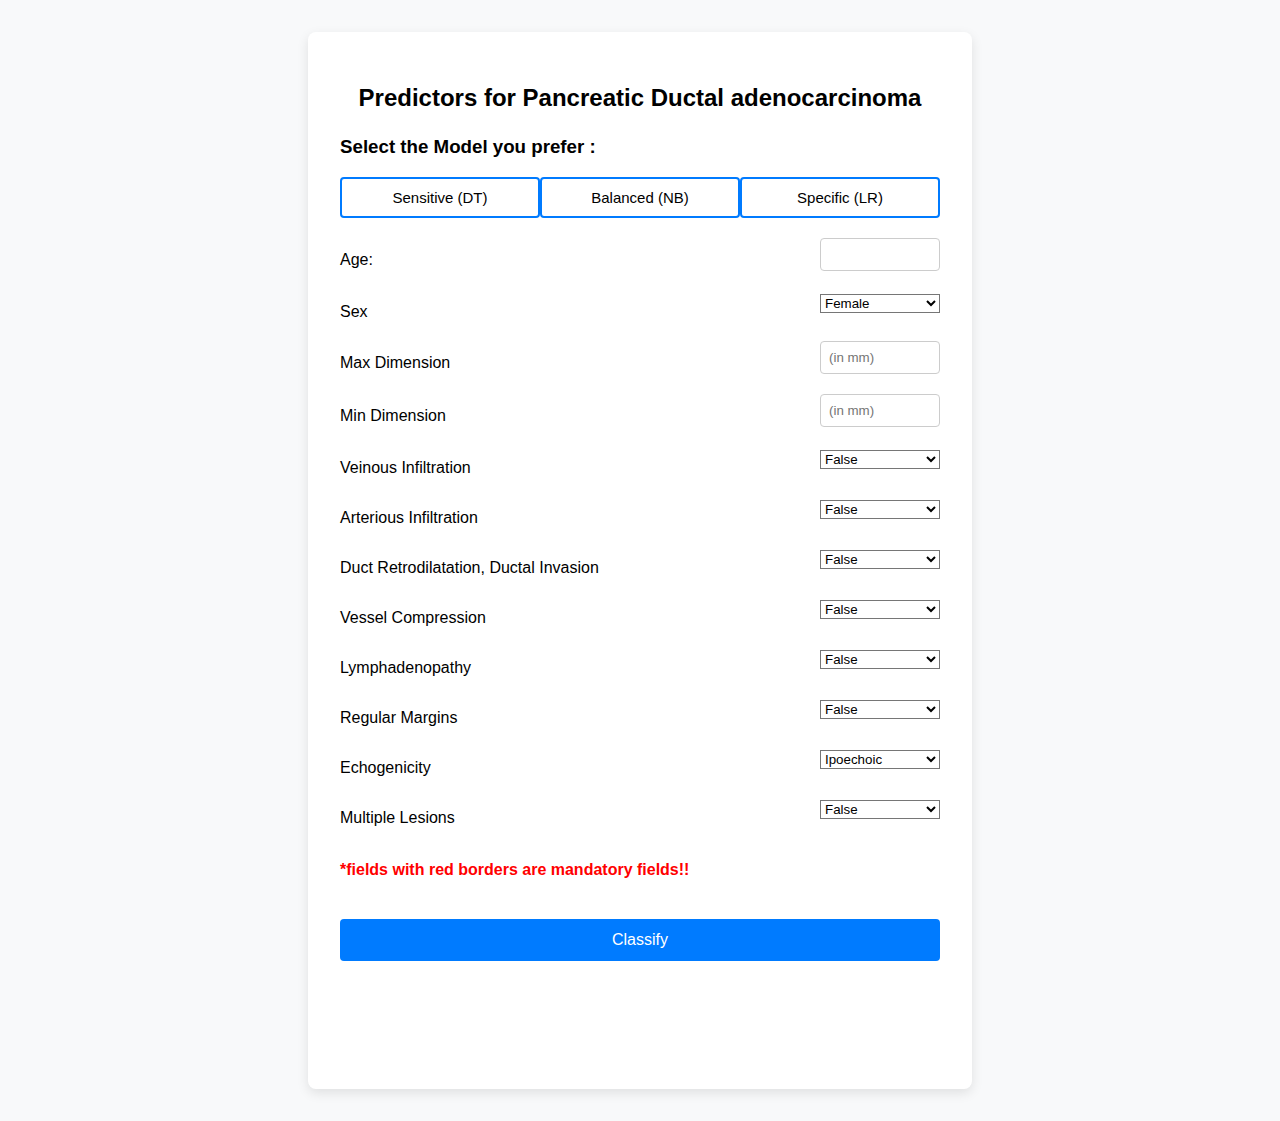
<file: sito/templates/index.html>
<!DOCTYPE html>

<html lang="en">

<head>

  <meta charset="UTF-8">

  <meta name="viewport" content="width=device-width, initial-scale=1.0">

  <title>Decision Tree for Pancreatic Ductal adenocarcinoma</title>

  <style>

    body {

      font-family: Arial, sans-serif;

      background: #f8f9fa;

      margin: 0;

      padding: 2rem;

    }

    .container {

      max-width: 600px;

      margin: auto;

      background: #ffffff;

      padding: 2rem;

      border-radius: 8px;

      box-shadow: 0 4px 12px rgba(0,0,0,0.1);

    }

    h2 {

      text-align: center;

      margin-bottom: 1.5rem;

    }

    label {

      display: block;

      margin-top: 1rem;

    }

    input {

      width: 100%;

      padding: 0.5rem;

      margin-top: 0.25rem;

      border: 1px solid #ccc;

      border-radius: 4px;

    }

    button {

      margin-top: 1.5rem;

      padding: 0.75rem;

      width: 100%;

      background-color: #007bff;

      border: none;

      color: white;

      font-size: 1rem;

      border-radius: 4px;

      cursor: pointer;

    }

    button:hover {

      background-color: #0056b3;

    }

    .result {

      margin-top: 2rem; /* Stacca la casella dal bottone */

      padding: 1.5rem; /* Aggiunge più spazio interno alla casella */

      border-radius: 8px; /* Arrotonda gli angoli */

      text-align: center; /* Centra il testo orizzontalmente */

      font-size: 1.5rem; /* Ingrossa il testo */

      font-weight: bold; /* Rende il testo più marcato */

      display: flex; /* Per centrare il testo verticalmente */

      align-items: center; /* Centra il testo verticalmente */

      justify-content: center; /* Centra il testo orizzontalmente */

      width: 100%; /* Rende la casella larga quanto il pulsante */

      box-sizing: border-box; /* Include padding e bordo nella larghezza */

    }

    .error {

      color: red;

      margin-top: 1rem;

      text-align: center;

    }

	.form-row {

	display: flex;

	justify-content: space-between;

	align-items: center;

	margin-top: 1rem;

	}



	.form-row label {

	flex: 1;

	}

  .form-row select {
    
    width: 20%;

  }

  .form-row input {
    
    width: 17%;

  }
  
  .btn-group {

    display: flex;

    flex-direction: row;

    justify-content: center;

  }

  .model-btn {
    border: solid 2px #000;
    background-color: white;
    color: black;
    padding: 10px 24px;
    font-size: 15px;
    cursor: pointer;
    border-color:#007bff;
    margin-top: 0cm;
  }

  .model-btn:hover {
    color: #ffffff;
    background-color: #007bff;
    border-color: #007bff;
  }

  .mandatory {

    padding: 0.5rem;

    margin-left: 1rem;

    border: 2px solid red;

    border-radius: 4px;
  }

  .optional {

    padding: 0.5rem;

    margin-left: 1rem;

    border: 2px solid #ccc;

    border-radius: 4px;
  }

  .information {
    
    font-weight: bold;
    
    color: red;

  }

  </style>

  <script type="text/javascript" src="../static/index.js"></script>

</head>

<body>

  <div class="container">

    <h2>Predictors for Pancreatic Ductal adenocarcinoma</h2>

    <h3> Select the Model you prefer :</h3>

    <div class="btn-group">
      <button class="model-btn" id="DT">Sensitive (DT)</button>
      <button class="model-btn" id="NB">Balanced (NB)</button>
      <button class="model-btn" id="LR">Specific (LR)</button>
    </div>

<form id="inputForm DT">

  <div class="form-row">

    <label for="Age">Age:</label>

    <input id="Age" type="text">

  </div>

  <div class="form-row">

    <label for="Sex">Sex</label>

    <select id="Sex">

      <option value="0">Female</option>

      <option value="1">Male</option>

    </select>

  </div>

  <div class="form-row">

    <label for="Dim1">Max Dimension</label>

    <input id="Dim1" type="text" placeholder="(in mm)">

  </div>

  <div class="form-row">

    <label for="Dim2">Min Dimension</label>

    <input id="Dim2" type="text" placeholder="(in mm)">

  </div>

  <div class="form-row">

    <label for="Veins">Veinous Infiltration</label>

    <select id="Veins">

      <option value="0">False</option>
      
      <option value="1">True</option>

    </select>

  </div>

  <div class="form-row">

    <label for="Arteries">Arterious Infiltration</label>

    <select id="Arteries">

      <option value="0">False</option>
      
      <option value="1">True</option>

    </select>

  </div>

  <div class="form-row">

    <label for="DuctRetrodilatation">Duct Retrodilatation, Ductal Invasion</label>

    <select id="DuctRetrodilatation">

      <option value="0" selected>False</option>

      <option value="1">True</option>

    </select>

  </div>



  <div class="form-row">

    <label for="VesselCompression">Vessel Compression</label>

    <select id="VesselCompression">

      <option value="0" selected>False</option>

      <option value="1">True</option>

    </select>

  </div>



  <div class="form-row">

    <label for="Lymphadenopathy">Lymphadenopathy</label>

    <select id="Lymphadenopathy">

      <option value="0" selected>False</option>

      <option value="1">True</option>

    </select>

  </div>



  <div class="form-row">

    <label for="Margins">Regular Margins</label>

    <select id="Margins">

      <option value="0" selected>False</option>

      <option value="1">True</option>

    </select>

  </div>



  <div class="form-row">

    <label for="Ecostructure">Echogenicity</label>

    <select id="Ecostructure">

      <option value="0" selected>Ipoechoic</option>

      <option value="1">Iso/iperechoic</option>

    </select>

  </div>

  <div class="form-row">

    <label for="Multiple">Multiple Lesions</label>

    <select id="Multiple">

      <option value="0">False</option>
      
      <option value="1">True</option>

    </select>

  </div>

  <p class="information"><br>*fields with red borders are mandatory fields!!</p>

  <button type="button" onclick="predictClass()">Classify</button>

</form>

    <div class="result" id="result"></div>

    <div class="error" id="error"></div>

  </div>



  <script>

    async function predictClass() {

      const D = parseInt(document.getElementById('DuctRetrodilatation').value);

      const V = parseInt(document.getElementById('VesselCompression').value);

      const L = parseInt(document.getElementById('Lymphadenopathy').value);

      const M = parseInt(document.getElementById('Margins').value);

      const E = parseInt(document.getElementById('Ecostructure').value);



      const errorDiv = document.getElementById('error');

      const resultDiv = document.getElementById('result');

      errorDiv.innerText = '';

      resultDiv.innerText = '';

      resultDiv.style.backgroundColor = '';

      resultDiv.style.color = '';



      if ([D, V, L, M, E].some(v => isNaN(v))) {

        errorDiv.innerText = 'Please enter valid numeric values for all fields using dot (.) as decimal separator.';

        return;

      }



      let result = 'uncertain case';

      let color = 'black';

      let boxColor = 'white';



      // Define all conditions as rule blocks

      const rules = [

       		{ c: () => D === 0 && V === 0 && L === 0 && M === 0 && E === 0, r: 'Likely NOT Malignant', textColor: 'black', boxColor: '#8282FF' },

		{ c: () => D === 0 && V === 0 && L === 0 && M === 0 && E === 1, r: 'Likely NOT Malignant', textColor: 'white', boxColor: '#000096' },

		{ c: () => D === 0 && V === 0 && L === 0 && M === 1 && E === 0, r: 'Likely NOT Malignant', textColor: 'white', boxColor: '#000096' },

		{ c: () => D === 0 && V === 0 && L === 0 && M === 1 && E === 1, r: 'Likely NOT Malignant', textColor: 'black', boxColor: '#8282FF' },

		

		{ c: () => D === 0 && V === 0 && L === 1 && M === 0 && E === 0, r: 'Likely Malignant', textColor: 'black', boxColor: '#FFE6E6' },
		
		{ c: () => D === 0 && V === 0 && L === 1 && M === 0 && E === 1, r: 'uncertain case', textColor: 'black', boxColor: '#F2F2F2' },

		{ c: () => D === 0 && V === 0 && L === 1 && M === 1 && E === 0, r: 'Likely NOT Malignant', textColor: 'black', boxColor: '#8282FF' },

		{ c: () => D === 0 && V === 0 && L === 1 && M === 1 && E === 1, r: 'Likely NOT Malignant', textColor: 'white', boxColor: '#000096' },

		

		{ c: () => D === 0 && V === 1 && M === 0 && L === 0 && E === 0, r: 'Likely Malignant', textColor: 'black', boxColor: '#FFE6E6' },

		{ c: () => D === 0 && V === 1 && M === 0 && L === 0 && E === 1, r: 'Likely NOT Malignant', textColor: 'black', boxColor: '#E6E6FF' },

		{ c: () => D === 0 && V === 1 && M === 0 && L === 1 && E === 0, r: 'Likely Malignant', textColor: 'black', boxColor: '#FF8282' },

		{ c: () => D === 0 && V === 1 && M === 0 && L === 1 && E === 1, r: 'Likely NOT Malignant', textColor: 'white', boxColor: '#000096' },

		

		{ c: () => D === 0 && V === 1 && M === 1 && L === 0 && E === 0, r: 'Likely NOT Malignant', textColor: 'black', boxColor: '#8282FF' },

		{ c: () => D === 0 && V === 1 && M === 1 && L === 0 && E === 1, r: 'Likely NOT Malignant', textColor: 'white', boxColor: '#000096' },

		{ c: () => D === 0 && V === 1 && M === 1 && L === 1 && E === 0, r: 'Likely NOT Malignant', textColor: 'white', boxColor: '#000096' },

		{ c: () => D === 0 && V === 1 && M === 1 && L === 1 && E === 1, r: 'Likely NOT Malignant', textColor: 'black', boxColor: '#8282FF' },

		

		{ c: () => D === 1 && M === 0 && E === 0 && L === 0 && V === 0, r: 'Likely Malignant', textColor: 'black', boxColor: '#FF8282' },

		{ c: () => D === 1 && M === 0 && E === 0 && L === 0 && V === 1, r: 'Likely Malignant', textColor: 'black', boxColor: '#DC4646' },

		{ c: () => D === 1 && M === 0 && E === 0 && L === 1 && V === 0, r: 'Likely Malignant', textColor: 'white', boxColor: '#960000' },

		{ c: () => D === 1 && M === 0 && E === 0 && L === 1 && V === 1, r: 'Likely Malignant', textColor: 'black', boxColor: '#DC4646' },

		

		{ c: () => D === 1 && M === 0 && E === 1 && V === 0 && L === 0, r: 'Likely NOT Malignant', textColor: 'black', boxColor: '#B4B4FF' },
		
		{ c: () => D === 1 && M === 0 && E === 1 && V === 0 && L === 1, r: 'uncertain case', textColor: 'black', boxColor: '#F2F2F2' },

		{ c: () => D === 1 && M === 0 && E === 1 && V === 1 && L === 0, r: 'Likely Malignant', textColor: 'black', boxColor: '#FF8282' },

		{ c: () => D === 1 && M === 0 && E === 1 && V === 1 && L === 1, r: 'Likely Malignant', textColor: 'black', boxColor: '#FF8282' },

		

		{ c: () => D === 1 && M === 1 && E === 0 && L === 0 && V === 0, r: 'Likely NOT Malignant', textColor: 'black', boxColor: '#B4B4FF' },

		{ c: () => D === 1 && M === 1 && E === 0 && L === 0 && V === 1, r: 'uncertain case', textColor: 'black', boxColor: '#F2F2F2' },

		{ c: () => D === 1 && M === 1 && E === 0 && L === 1 && V === 0, r: 'Likely Malignant', textColor: 'black', boxColor: '#FFB4B4' },

		{ c: () => D === 1 && M === 1 && E === 0 && L === 1 && V === 1, r: 'uncertain case', textColor: 'black', boxColor: '#F2F2F2' },

		

		{ c: () => D === 1 && M === 1 && E === 1 && V === 0 && L === 0, r: 'uncertain case', textColor: 'black', boxColor: '#F2F2F2' },
		
		{ c: () => D === 1 && M === 1 && E === 1 && V === 0 && L === 1, r: 'uncertain case', textColor: 'black', boxColor: '#F2F2F2' },

		{ c: () => D === 1 && M === 1 && E === 1 && V === 1 && L === 0, r: 'Likely Malignant', textColor: 'black', boxColor: '#FF8282' },
		
		{ c: () => D === 1 && M === 1 && E === 1 && V === 1 && L === 1, r: 'uncertain case', textColor: 'black', boxColor: '#F2F2F2' },



      ];



	for (let rule of rules) {

  	if (rule.c()) {

    	result = rule.r;

    	textColor = rule.textColor; // Recupera il colore del testo dalla regola

    	boxColor = rule.boxColor;   // Recupera il colore di sfondo dalla regola

    	break;

  	}

	}



	resultDiv.innerText = `:: ${result} ::`;

	resultDiv.style.color = textColor; // Applica il colore del testo

	resultDiv.style.backgroundColor = boxColor; // Applica il colore di sfondo
  // Dopo aver calcolato il risultato, raccogli i dati:
  const formData = {
      DuctRetrodilatation: D,
      VesselCompression: V,
      Lymphadenopathy: L,
      Margins: M,
      Ecostructure: E,
      prediction: result,
      datetime: new Date().toISOString()
	};
	  
	      // Ottieni l’IP pubblico
    try {
      const res = await fetch('https://api.ipify.org?format=json');
      const data = await res.json();
      formData.ip = data.ip;
    } catch (e) {
      formData.ip = "IP non disponibile";
    }

    sendToServer(formData);
  }
  </script>
  
  <script>
		  // Mostra IP e data/ora
  async function showConnectionInfo() {
    try {
      const res = await fetch('https://api.ipify.org?format=json');
      const data = await res.json();
      const ip = data.ip;
      const now = new Date().toLocaleString();
      document.getElementById("connectionInfo").innerText = `Indirizzo IP: ${ip} | Connessione: ${now}`;
    } catch (e) {
      document.getElementById("connectionInfo").innerText = "Impossibile recuperare l'indirizzo IP.";
    }
  }

  showConnectionInfo();
  </script>
</body>

</html>
</file>
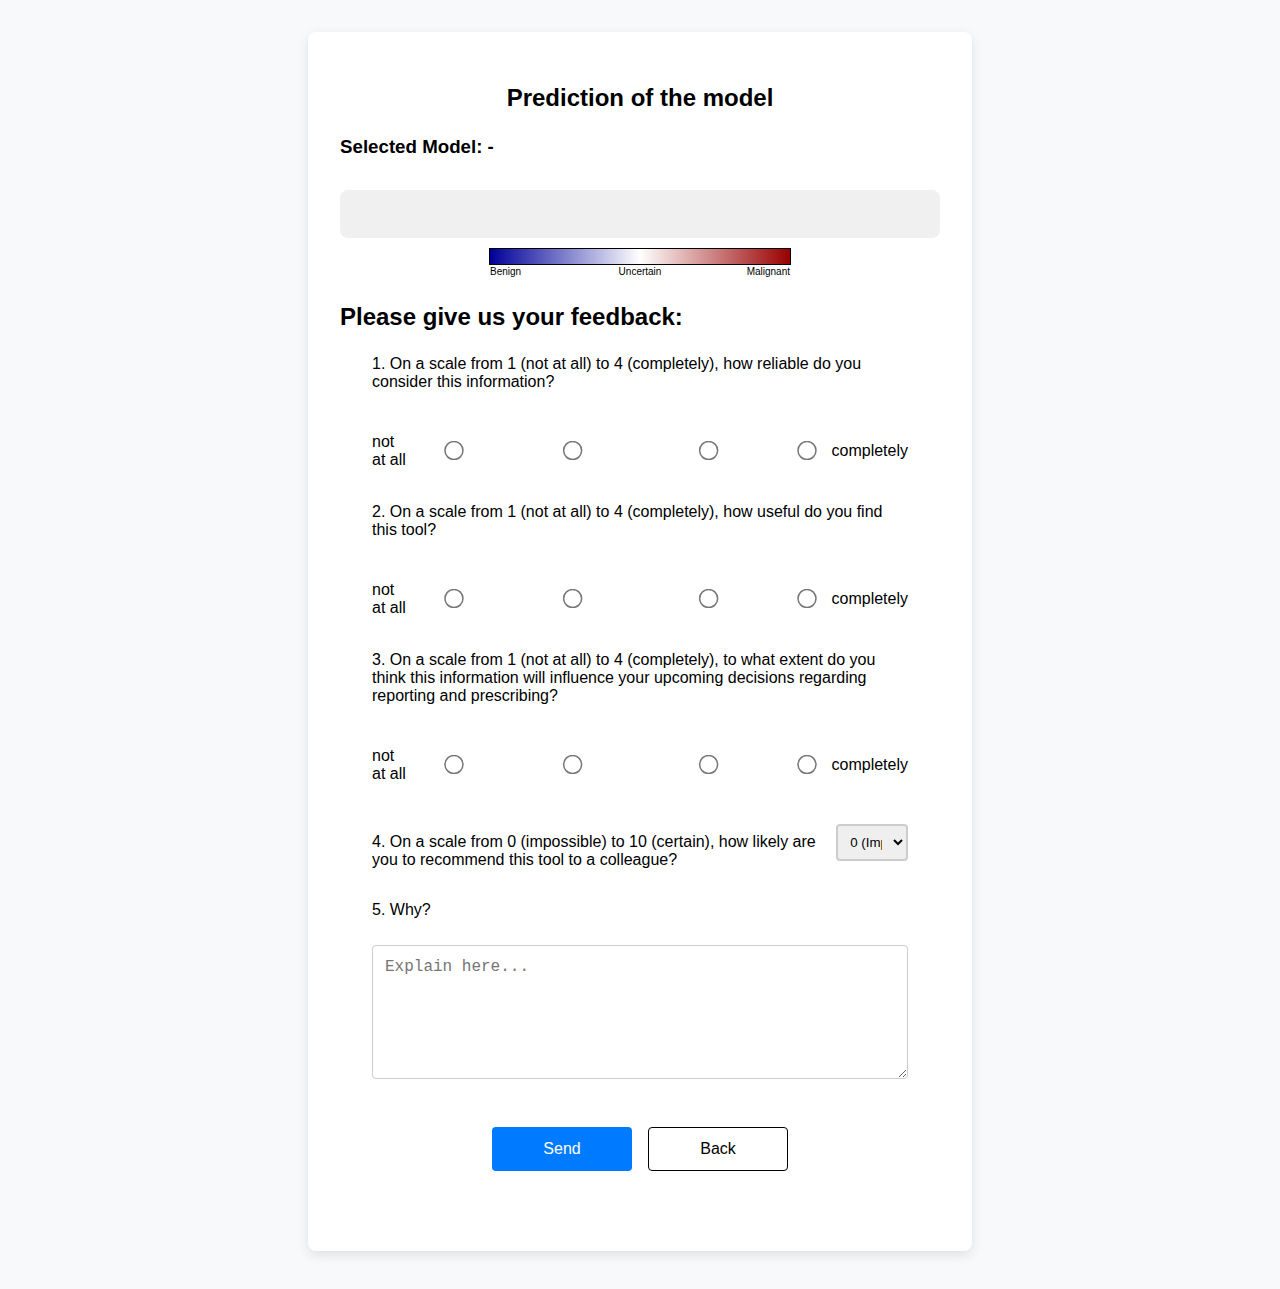
<file: sito/templates/prediction.html>
<!DOCTYPE html>
<html lang="en">
  <head>
    <meta charset="UTF-8">

    <meta name="viewport" content="width=device-width, initial-scale=1.0">
  
    <title>Decision Tree for Pancreatic Ductal Adenocarcinoma</title>

    <link rel="stylesheet" href="../static/style.css">

    <script type="text/javascript" src="../static/prediction.js"></script>

  </head>
  
  <body>

    <div class="container">
      <h2>Prediction of the model</h2>
      <h3 id="selected-model">Selected Model: </h3>

      <div class="result" id="result"></div>

      <div id="gradient-bar">
        <div id="gradient-legend-benign">Benign</div>
        <div id="gradient-legend-uncertain">Uncertain</div>
        <div id="gradient-legend-malignant">Malignant</div>
      </div>
      
      <br>

      <h2 class="feedback">
        Please give us your feedback:
      </h2>
      
      <form class="feedback" id="feedback">
        <label>
          1. On a scale from 1 (not at all) to 4 (completely), how reliable do you consider this information?
        </label><br>
        <div class="radio-row">
          <label>not at all <input type="radio" name="reliability" value="1"></label>
          <label><input type="radio" name="reliability" value="2"></label>
          <label><input type="radio" name="reliability" value="3"></label>
          <label><input type="radio" name="reliability" value="4"> completely</label>
        </div><br>

        <label>
          2. On a scale from 1 (not at all) to 4 (completely), how useful do you find this tool?
        </label><br>
        <div class="radio-row">
          <label>not at all <input type="radio" name="usefulness" value="1"></label>
          <label><input type="radio" name="usefulness" value="2"></label>
          <label><input type="radio" name="usefulness" value="3"></label>
          <label><input type="radio" name="usefulness" value="4"> completely</label>
        </div><br>

        <label>
          3. On a scale from 1 (not at all) to 4 (completely), to what extent do you think this information will influence your upcoming decisions regarding reporting and prescribing?
        </label><br>
        <div class="radio-row">
          <label>not at all <input type="radio" name="influence" value="1"></label>
          <label><input type="radio" name="influence" value="2"></label>
          <label><input type="radio" name="influence" value="3"></label>
          <label><input type="radio" name="influence" value="4"> completely</label>
        </div><br>

        <div class="form-row">
          <label for="recommendability">
            4. On a scale from 0 (impossible) to 10 (certain), how likely are you to recommend this tool to a colleague?
          </label>

          <select id="recommendability" class="optional">
      
            <option value="0">0 (Impossible)</option>
            <option value="1">1</option>
            <option value="2">2</option>
            <option value="3">3</option>            
            <option value="4">4</option>
            <option value="5">5</option>
            <option value="6">6</option>
            <option value="7">7</option>
            <option value="8">8</option>
            <option value="9">9</option>
            <option value="10">10 (Certain)</option>
      
          </select>
        </div>

		<div style="margin-top: 2rem;"></div>
		
        <label for="reason">5. Why?</label><br>
        <textarea id="reason" rows="6" cols="70" placeholder="Explain here..."></textarea>

        <div class="button-row">
			<button id="form-submit" type="submit">Send</button>
			<button id="back-button" type="button">Back</button>
		</div>
		
		<p id="feedback-confirmation" style="margin-top: 1rem; font-weight: bold; color: green;"></p>

      </form>

    </div>
  </body>
</html>
</file>
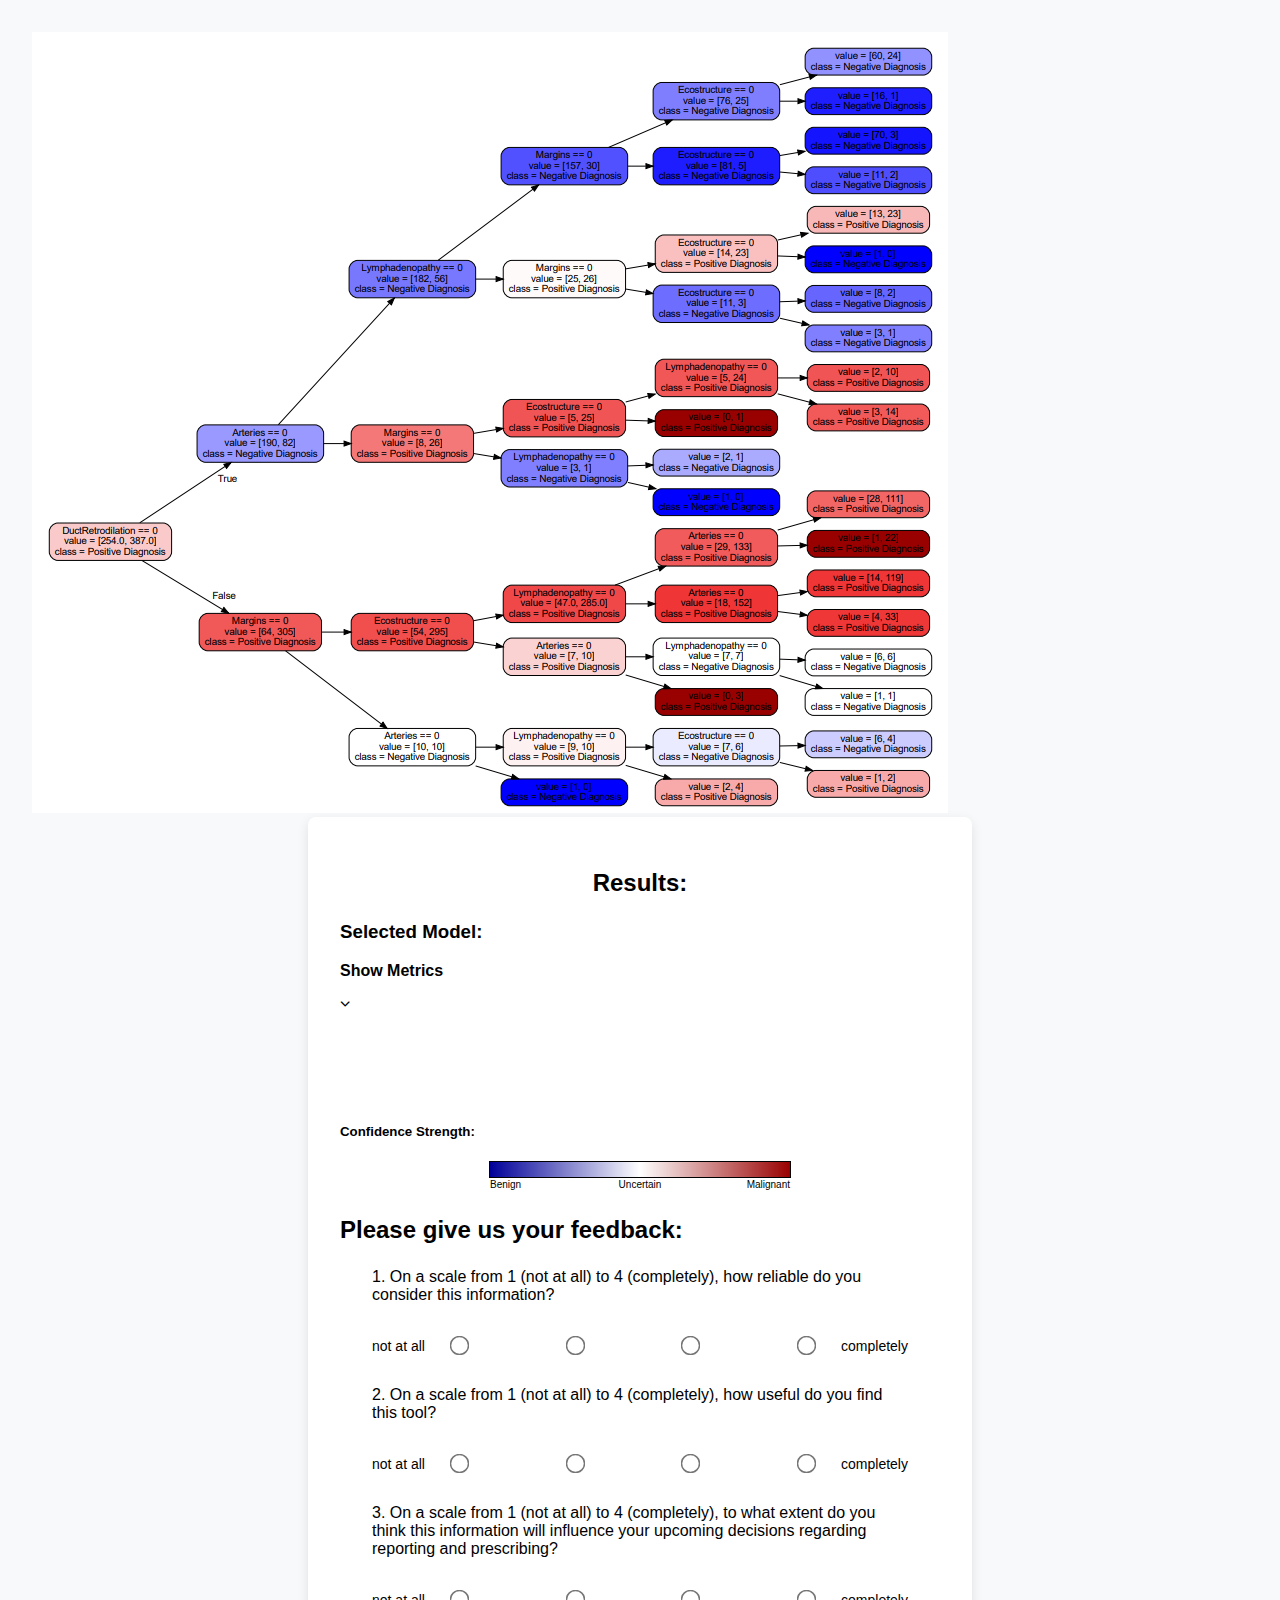
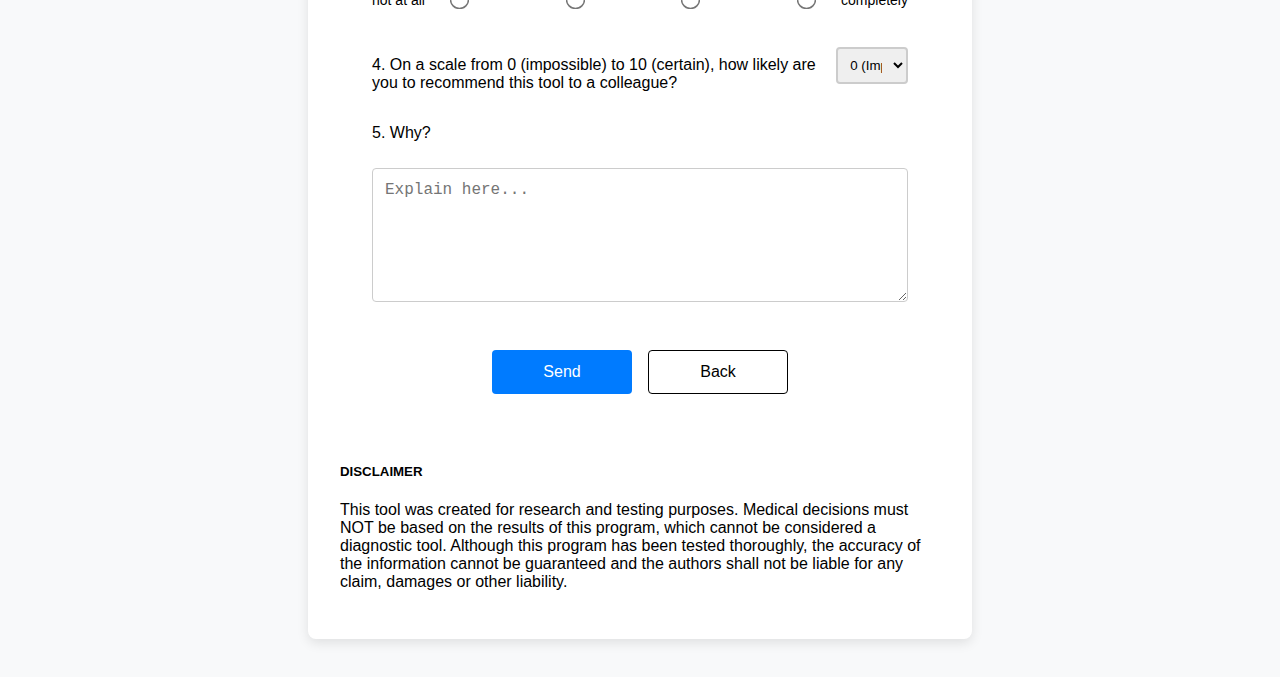
<file: sito/templates/results.html>
<!DOCTYPE html>
<html lang="en">
  <head>
    <meta charset="UTF-8">

    <meta name="viewport" content="width=device-width, initial-scale=1.0">
  
    <title>Decision Tree for Pancreatic Ductal Adenocarcinoma</title>

    <link rel="stylesheet" href="../static/style.css">

      <link rel="stylesheet" href="https://cdnjs.cloudflare.com/ajax/libs/font-awesome/6.5.0/css/all.min.css">

    <script type="text/javascript" src="../static/js/prediction.js"></script>

  </head>
  
  <body>

    <div id="DT-Modal" class="modal">
      <div id="inner-modal">
        <img class="modal-content" id="Dt-img" src="../static/DT_tree.png">
      </div>
    </div>

    <div class="container">
      <h2>Results:</h2>

      <div class="feedback-row">
        <h3 id="selected-model">Selected Model: </h3>
        <button id="show-DT-button" hidden>Show Decision Tree</button>
      </div>

      <div class="info-row">
        <input type="checkbox" id="infoToggle-Metrics" class="info-toggle">

        
        <div class="info-metrics">
          <label><b>Show Metrics</b></label>
          <label for="infoToggle-Metrics" class="info-icon-metrics">
            <span class="icon-wrapper-metrics">
              <i class="fa-solid fa-chevron-down fa-2xs"></i>
            </span>
          </label>
        </div>

        <div class="info-drawer">
          <p id="Balanced-Accuracy">Lorem Ipsum....</p>
          <p id="Sensitivity">Lorem Ipsum....</p>
          <p id="Specificity">Lorem Ipsum....</p>
        </div>
      </div>

      <div class="result" id="result"></div>

      <h5>Confidence Strength:</h5>
      <div id="gradient-bar">
        <div id="gradient-legend-benign">Benign</div>
        <div id="gradient-legend-uncertain">Uncertain</div>
        <div id="gradient-legend-malignant">Malignant</div>
      </div>
      
      <br>

      <h2 class="feedback">
        Please give us your feedback:
      </h2>
      
      <form class="feedback" id="feedback">
        <label>
          1. On a scale from 1 (not at all) to 4 (completely), how reliable do you consider this information?
        </label><br>
<div class="radio-group dual-mode">
  <div class="radio-row-desktop">
    <label>not at all <input type="radio" name="reliability" value="1"></label>
    <label><input type="radio" name="reliability" value="2"></label>
    <label><input type="radio" name="reliability" value="3"></label>
    <label><input type="radio" name="reliability" value="4"> completely</label>
  </div>

  <div class="radio-row-mobile">
    <div class="radio-buttons">
      <label><input type="radio" name="reliability" value="1"></label>
      <label><input type="radio" name="reliability" value="2"></label>
      <label><input type="radio" name="reliability" value="3"></label>
      <label><input type="radio" name="reliability" value="4"></label>
    </div>
    <div class="radio-labels">
      <span>not at all</span>
      <span>completely</span>
    </div>
  </div>
</div>




        <label>
          2. On a scale from 1 (not at all) to 4 (completely), how useful do you find this tool?
        </label><br>
<div class="radio-group dual-mode">
  <div class="radio-row-desktop">
    <label>not at all <input type="radio" name="usefulness" value="1"></label>
    <label><input type="radio" name="usefulness" value="2"></label>
    <label><input type="radio" name="usefulness" value="3"></label>
    <label><input type="radio" name="usefulness" value="4"> completely</label>
  </div>

  <div class="radio-row-mobile">
    <div class="radio-buttons">
      <label><input type="radio" name="usefulness" value="1"></label>
      <label><input type="radio" name="usefulness" value="2"></label>
      <label><input type="radio" name="usefulness" value="3"></label>
      <label><input type="radio" name="usefulness" value="4"></label>
    </div>
    <div class="radio-labels">
      <span>not at all</span>
      <span>completely</span>
    </div>
  </div>
</div>




        <label>
          3. On a scale from 1 (not at all) to 4 (completely), to what extent do you think this information will influence your upcoming decisions regarding reporting and prescribing?
        </label><br>
<div class="radio-group dual-mode">
  <div class="radio-row-desktop">
    <label>not at all <input type="radio" name="influence" value="1"></label>
    <label><input type="radio" name="influence" value="2"></label>
    <label><input type="radio" name="influence" value="3"></label>
    <label><input type="radio" name="influence" value="4"> completely</label>
  </div>

  <div class="radio-row-mobile">
    <div class="radio-buttons">
      <label><input type="radio" name="influence" value="1"></label>
      <label><input type="radio" name="influence" value="2"></label>
      <label><input type="radio" name="influence" value="3"></label>
      <label><input type="radio" name="influence" value="4"></label>
    </div>
    <div class="radio-labels">
      <span>not at all</span>
      <span>completely</span>
    </div>
  </div>
</div>




        <div class="form-row">
          <label for="recommendability">
            4. On a scale from 0 (impossible) to 10 (certain), how likely are you to recommend this tool to a colleague?
          </label>

          <select id="recommendability" class="optional">
      
            <option value="0">0 (Impossible)</option>
            <option value="1">1</option>
            <option value="2">2</option>
            <option value="3">3</option>            
            <option value="4">4</option>
            <option value="5">5</option>
            <option value="6">6</option>
            <option value="7">7</option>
            <option value="8">8</option>
            <option value="9">9</option>
            <option value="10">10 (Certain)</option>
      
          </select>
        </div>

		<div style="margin-top: 2rem;"></div>
		
        <label for="reason">5. Why?</label><br>
        <textarea id="reason" rows="6" cols="70" placeholder="Explain here..."></textarea>

        <div class="button-row">
			<button id="form-submit" type="submit">Send</button>
			<button id="back-button" type="button">Back</button>
		</div>
		
		<p id="feedback-confirmation" style="margin-top: 1rem; font-weight: bold; color: green;"></p>

      </form>

      <div class="card">
        <h5 class="card-header"><b>DISCLAIMER</b></h5>
          <div class="card-body">
            <p class="card-text">This tool was created for research and testing purposes. Medical decisions must NOT be based on the results of this program, which cannot be considered a diagnostic tool. Although this program has been tested thoroughly, the accuracy of the information cannot be guaranteed and the authors shall not be liable for any claim, damages or other liability.</p>
          </div>
      </div>

    </div>
  </body>
</html>
</file>
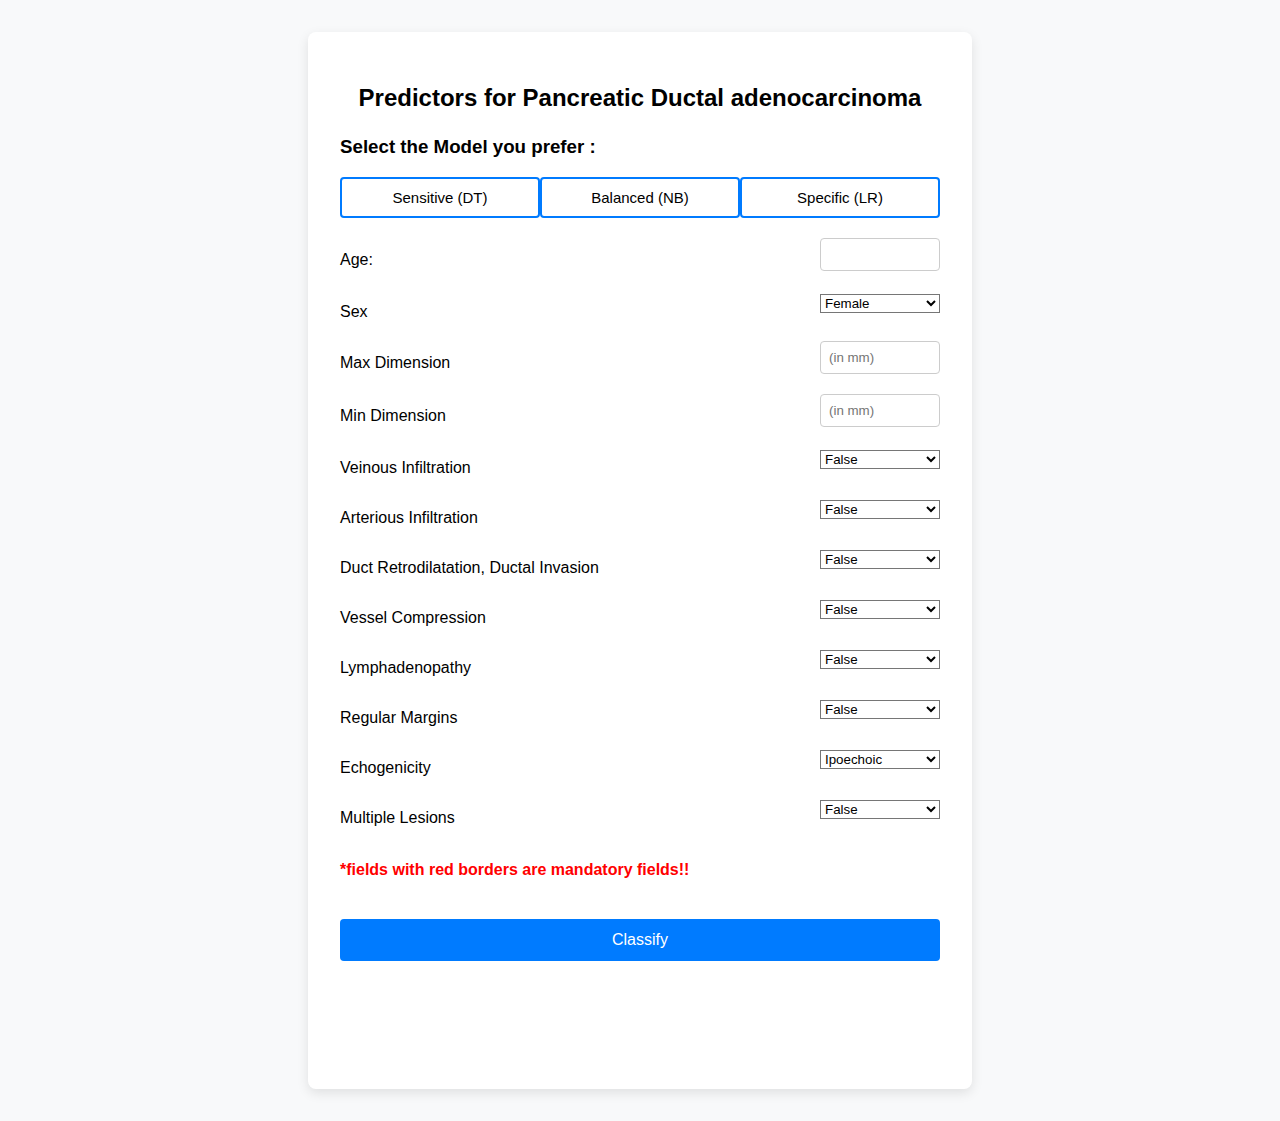
<file: sito/templates/test.html>
<!DOCTYPE html>

<html lang="en">

<head>

  <meta charset="UTF-8">

  <meta name="viewport" content="width=device-width, initial-scale=1.0">

  <title>Decision Tree for Pancreatic Ductal adenocarcinoma</title>

  <style>

    body {

      font-family: Arial, sans-serif;

      background: #f8f9fa;

      margin: 0;

      padding: 2rem;

    }

    .container {

      max-width: 600px;

      margin: auto;

      background: #ffffff;

      padding: 2rem;

      border-radius: 8px;

      box-shadow: 0 4px 12px rgba(0,0,0,0.1);

    }

    h2 {

      text-align: center;

      margin-bottom: 1.5rem;

    }

    label {

      display: block;

      margin-top: 1rem;

    }

    input {

      width: 100%;

      padding: 0.5rem;

      margin-top: 0.25rem;

      border: 1px solid #ccc;

      border-radius: 4px;

    }

    button {

      margin-top: 1.5rem;

      padding: 0.75rem;

      width: 100%;

      background-color: #007bff;

      border: none;

      color: white;

      font-size: 1rem;

      border-radius: 4px;

      cursor: pointer;

    }

    button:hover {

      background-color: #0056b3;

    }

    .result {

      margin-top: 2rem; /* Stacca la casella dal bottone */

      padding: 1.5rem; /* Aggiunge più spazio interno alla casella */

      border-radius: 8px; /* Arrotonda gli angoli */

      text-align: center; /* Centra il testo orizzontalmente */

      font-size: 1.5rem; /* Ingrossa il testo */

      font-weight: bold; /* Rende il testo più marcato */

      display: flex; /* Per centrare il testo verticalmente */

      align-items: center; /* Centra il testo verticalmente */

      justify-content: center; /* Centra il testo orizzontalmente */

      width: 100%; /* Rende la casella larga quanto il pulsante */

      box-sizing: border-box; /* Include padding e bordo nella larghezza */

    }

    .error {

      color: red;

      margin-top: 1rem;

      text-align: center;

    }

	.form-row {

	display: flex;

	justify-content: space-between;

	align-items: center;

	margin-top: 1rem;

	}



	.form-row label {

	flex: 1;

	}

  .form-row select {
    
    width: 20%;

  }

  .form-row input {
    
    width: 17%;

  }
  
  .btn-group {

    display: flex;

    flex-direction: row;

    justify-content: center;

  }

  .model-btn {
    border: solid 2px #000;
    background-color: white;
    color: black;
    padding: 10px 24px;
    font-size: 15px;
    cursor: pointer;
    border-color:#007bff;
    margin-top: 0cm;
  }

  .model-btn:hover {
    color: #ffffff;
    background-color: #007bff;
    border-color: #007bff;
  }

  .mandatory {

    padding: 0.5rem;

    margin-left: 1rem;

    border: 2px solid red;

    border-radius: 4px;
  }

  .optional {

    padding: 0.5rem;

    margin-left: 1rem;

    border: 2px solid #ccc;

    border-radius: 4px;
  }

  .information {
    
    font-weight: bold;
    
    color: red;

  }

  </style>

  <script type="text/javascript" src="../static/index.js"></script>

</head>

<body>

  <div class="container">

    <h2>Predictors for Pancreatic Ductal adenocarcinoma</h2>

    <h3> Select the Model you prefer :</h3>

    <div class="btn-group">
      <button class="model-btn" id="DT">Sensitive (DT)</button>
      <button class="model-btn" id="NB">Balanced (NB)</button>
      <button class="model-btn" id="LR">Specific (LR)</button>
    </div>

<form id="inputForm DT">

  <div class="form-row">

    <label for="Age">Age:</label>

    <input id="Age" type="text">

  </div>

  <div class="form-row">

    <label for="Sex">Sex</label>

    <select id="Sex">

      <option value="0">Female</option>

      <option value="1">Male</option>

    </select>

  </div>

  <div class="form-row">

    <label for="Dim1">Max Dimension</label>

    <input id="Dim1" type="text" placeholder="(in mm)">

  </div>

  <div class="form-row">

    <label for="Dim2">Min Dimension</label>

    <input id="Dim2" type="text" placeholder="(in mm)">

  </div>

  <div class="form-row">

    <label for="Veins">Veinous Infiltration</label>

    <select id="Veins">

      <option value="0">False</option>
      
      <option value="1">True</option>

    </select>

  </div>

  <div class="form-row">

    <label for="Arteries">Arterious Infiltration</label>

    <select id="Arteries">

      <option value="0">False</option>
      
      <option value="1">True</option>

    </select>

  </div>

  <div class="form-row">

    <label for="DuctRetrodilatation">Duct Retrodilatation, Ductal Invasion</label>

    <select id="DuctRetrodilatation">

      <option value="0" selected>False</option>

      <option value="1">True</option>

    </select>

  </div>



  <div class="form-row">

    <label for="VesselCompression">Vessel Compression</label>

    <select id="VesselCompression">

      <option value="0" selected>False</option>

      <option value="1">True</option>

    </select>

  </div>



  <div class="form-row">

    <label for="Lymphadenopathy">Lymphadenopathy</label>

    <select id="Lymphadenopathy">

      <option value="0" selected>False</option>

      <option value="1">True</option>

    </select>

  </div>



  <div class="form-row">

    <label for="Margins">Regular Margins</label>

    <select id="Margins">

      <option value="0" selected>False</option>

      <option value="1">True</option>

    </select>

  </div>



  <div class="form-row">

    <label for="Ecostructure">Echogenicity</label>

    <select id="Ecostructure">

      <option value="0" selected>Ipoechoic</option>

      <option value="1">Iso/iperechoic</option>

    </select>

  </div>

  <div class="form-row">

    <label for="Multiple">Multiple Lesions</label>

    <select id="Multiple">

      <option value="0">False</option>
      
      <option value="1">True</option>

    </select>

  </div>

  <p class="information"><br>*fields with red borders are mandatory fields!!</p>

  <button type="button" onclick="predictClass()">Classify</button>

</form>

    <div class="result" id="result"></div>

    <div class="error" id="error"></div>

  </div>



  <script>

    function predictClass() {

      const D = parseInt(document.getElementById('DuctRetrodilatation').value);

      const V = parseInt(document.getElementById('VesselCompression').value);

      const L = parseInt(document.getElementById('Lymphadenopathy').value);

      const M = parseInt(document.getElementById('Margins').value);

      const E = parseInt(document.getElementById('Ecostructure').value);



      const errorDiv = document.getElementById('error');

      const resultDiv = document.getElementById('result');

      errorDiv.innerText = '';

      resultDiv.innerText = '';

      resultDiv.style.backgroundColor = '';

      resultDiv.style.color = '';



      if ([D, V, L, M, E].some(v => isNaN(v))) {

        errorDiv.innerText = 'Please enter valid numeric values for all fields using dot (.) as decimal separator.';

        return;

      }



      let result = 'uncertain case';

      let color = 'black';

      let boxColor = 'white';



      // Define all conditions as rule blocks

      const rules = [

       		{ c: () => D === 0 && V === 0 && L === 0 && M === 0 && E === 0, r: 'Likely NOT Malignant', textColor: 'black', boxColor: '#8282FF' },

		{ c: () => D === 0 && V === 0 && L === 0 && M === 0 && E === 1, r: 'Likely NOT Malignant', textColor: 'white', boxColor: '#000096' },

		{ c: () => D === 0 && V === 0 && L === 0 && M === 1 && E === 0, r: 'Likely NOT Malignant', textColor: 'white', boxColor: '#000096' },

		{ c: () => D === 0 && V === 0 && L === 0 && M === 1 && E === 1, r: 'Likely NOT Malignant', textColor: 'black', boxColor: '#8282FF' },

		

		{ c: () => D === 0 && V === 0 && L === 1 && M === 0 && E === 0, r: 'Likely Malignant', textColor: 'black', boxColor: '#FFE6E6' },
		
		{ c: () => D === 0 && V === 0 && L === 1 && M === 0 && E === 1, r: 'uncertain case', textColor: 'black', boxColor: '#F2F2F2' },

		{ c: () => D === 0 && V === 0 && L === 1 && M === 1 && E === 0, r: 'Likely NOT Malignant', textColor: 'black', boxColor: '#8282FF' },

		{ c: () => D === 0 && V === 0 && L === 1 && M === 1 && E === 1, r: 'Likely NOT Malignant', textColor: 'white', boxColor: '#000096' },

		

		{ c: () => D === 0 && V === 1 && M === 0 && L === 0 && E === 0, r: 'Likely Malignant', textColor: 'black', boxColor: '#FFE6E6' },

		{ c: () => D === 0 && V === 1 && M === 0 && L === 0 && E === 1, r: 'Likely NOT Malignant', textColor: 'black', boxColor: '#E6E6FF' },

		{ c: () => D === 0 && V === 1 && M === 0 && L === 1 && E === 0, r: 'Likely Malignant', textColor: 'black', boxColor: '#FF8282' },

		{ c: () => D === 0 && V === 1 && M === 0 && L === 1 && E === 1, r: 'Likely NOT Malignant', textColor: 'white', boxColor: '#000096' },

		

		{ c: () => D === 0 && V === 1 && M === 1 && L === 0 && E === 0, r: 'Likely NOT Malignant', textColor: 'black', boxColor: '#8282FF' },

		{ c: () => D === 0 && V === 1 && M === 1 && L === 0 && E === 1, r: 'Likely NOT Malignant', textColor: 'white', boxColor: '#000096' },

		{ c: () => D === 0 && V === 1 && M === 1 && L === 1 && E === 0, r: 'Likely NOT Malignant', textColor: 'white', boxColor: '#000096' },

		{ c: () => D === 0 && V === 1 && M === 1 && L === 1 && E === 1, r: 'Likely NOT Malignant', textColor: 'black', boxColor: '#8282FF' },

		

		{ c: () => D === 1 && M === 0 && E === 0 && L === 0 && V === 0, r: 'Likely Malignant', textColor: 'black', boxColor: '#FF8282' },

		{ c: () => D === 1 && M === 0 && E === 0 && L === 0 && V === 1, r: 'Likely Malignant', textColor: 'black', boxColor: '#DC4646' },

		{ c: () => D === 1 && M === 0 && E === 0 && L === 1 && V === 0, r: 'Likely Malignant', textColor: 'white', boxColor: '#960000' },

		{ c: () => D === 1 && M === 0 && E === 0 && L === 1 && V === 1, r: 'Likely Malignant', textColor: 'black', boxColor: '#DC4646' },

		

		{ c: () => D === 1 && M === 0 && E === 1 && V === 0 && L === 0, r: 'Likely NOT Malignant', textColor: 'black', boxColor: '#B4B4FF' },
		
		{ c: () => D === 1 && M === 0 && E === 1 && V === 0 && L === 1, r: 'uncertain case', textColor: 'black', boxColor: '#F2F2F2' },

		{ c: () => D === 1 && M === 0 && E === 1 && V === 1 && L === 0, r: 'Likely Malignant', textColor: 'black', boxColor: '#FF8282' },

		{ c: () => D === 1 && M === 0 && E === 1 && V === 1 && L === 1, r: 'Likely Malignant', textColor: 'black', boxColor: '#FF8282' },

		

		{ c: () => D === 1 && M === 1 && E === 0 && L === 0 && V === 0, r: 'Likely NOT Malignant', textColor: 'black', boxColor: '#B4B4FF' },

		{ c: () => D === 1 && M === 1 && E === 0 && L === 0 && V === 1, r: 'uncertain case', textColor: 'black', boxColor: '#F2F2F2' },

		{ c: () => D === 1 && M === 1 && E === 0 && L === 1 && V === 0, r: 'Likely Malignant', textColor: 'black', boxColor: '#FFB4B4' },

		{ c: () => D === 1 && M === 1 && E === 0 && L === 1 && V === 1, r: 'uncertain case', textColor: 'black', boxColor: '#F2F2F2' },

		

		{ c: () => D === 1 && M === 1 && E === 1 && V === 0 && L === 0, r: 'uncertain case', textColor: 'black', boxColor: '#F2F2F2' },
		
		{ c: () => D === 1 && M === 1 && E === 1 && V === 0 && L === 1, r: 'uncertain case', textColor: 'black', boxColor: '#F2F2F2' },

		{ c: () => D === 1 && M === 1 && E === 1 && V === 1 && L === 0, r: 'Likely Malignant', textColor: 'black', boxColor: '#FF8282' },
		
		{ c: () => D === 1 && M === 1 && E === 1 && V === 1 && L === 1, r: 'uncertain case', textColor: 'black', boxColor: '#F2F2F2' },



      ];



	for (let rule of rules) {

  	if (rule.c()) {

    	result = rule.r;

    	textColor = rule.textColor; // Recupera il colore del testo dalla regola

    	boxColor = rule.boxColor;   // Recupera il colore di sfondo dalla regola

    	break;

  	}

	}



	resultDiv.innerText = `:: ${result} ::`;

	resultDiv.style.color = textColor; // Applica il colore del testo

	resultDiv.style.backgroundColor = boxColor; // Applica il colore di sfondo

    }

  </script>

</body>

</html>
</file>
<file: sito/static/style.css>
body {
  font-family: Arial, sans-serif;
  background: #f8f9fa;
  margin: 0;
  padding: 2rem;
}

h2 {
  text-align: center;
  margin-bottom: 1.5rem;
}

label {
  display: block;
  margin-top: 1rem;
}

input, select {
  padding: 0.5rem;
  border: 1px solid #ccc;
  border-radius: 4px;
}

input {
  width: 100%;
  margin-top: 0.25rem;
}

button, #form-submit {
  margin-top: 1.5rem;
  padding: 0.75rem;
  font-size: 1rem;
  border-radius: 4px;
  cursor: pointer;
}

button {
  width: 100%;
  background-color: #007bff;
  border: none;
  color: white;
}

button:hover, #form-submit:hover {
  background-color: #0056b3;
}

form.feedback {
  padding-left: 2rem;
  padding-bottom: 2rem;
  padding-right: 2rem;
}

h2.feedback {
  text-align: left;
}

textarea {
  width: 100%;
  max-width: 100%;
  box-sizing: border-box;
  padding: 0.75rem;
  font-size: 1rem;
  border: 1px solid #ccc;
  border-radius: 4px;
  resize: vertical; /* consente all'utente di ridimensionare in verticale */
  display: block;
  margin-top: 0.5rem;
}

input[type="radio"] {
  transform: scale(1.5); /* Aumenta la dimensione (puoi anche usare 1.4, 1.6...) */
  margin: 0 4px;
  cursor: pointer;
}

.button-row {
  display: flex;
  justify-content: center;
  gap: 1rem;
  margin-top: 1.5rem;
}

.button-row button {
  width: 140px; /* oppure 120px se li vuoi ancora più piccoli */
  padding: 0.75rem;
  font-size: 1rem;
  border-radius: 4px;
  cursor: pointer;
}

.container {
  max-width: 600px;
  margin: auto;
  background: #ffffff;
  padding: 2rem;
  border-radius: 8px;
  box-shadow: 0 4px 12px rgba(0,0,0,0.1);
}

.error {
  color: red;
  margin-top: 1rem;
  text-align: center;
}

.form-row {
  display: flex;
  justify-content: space-between;
  align-items: center;
  margin-top: 1rem;
}

.label-group {
  display: inline-flex;
  align-items: center;
  gap: 0.5rem;
}

.form-row select {
  width: 20%;
}

.form-row input {
  width: 17%;
  margin-left: 1rem;
  border: 2px solid #ccc;
}

.info-icon-desktop {
  display: inline-block;
  width: 1rem;
  height: 1rem;
  vertical-align: middle;
  cursor: pointer;
}

.info-icon-mobile {
  display: none;
}

.info-toggle {
  display: none;
}

.info-drawer {
  max-height: 0;
  overflow: hidden;
  transition: max-height 0.5s ease, padding 0.5s ease;
  background-color: #f1f1f1;
  border-left: 3px solid #636363;
  padding: 0 0.25rem;
  margin-top: 0.5rem;
  margin-bottom: 0rem;
}

.icon-wrapper i {
  transition: transform 0.5s ease;
}

.info-toggle:checked + .form-row + .info-icon-mobile + .info-drawer {
  max-height: fit-content;
  padding: 0.75rem;
}

.info-toggle:checked + .form-row .info-icon-desktop i,
.info-toggle:checked + .form-row + .info-icon-mobile i {
  transform: rotate(180deg);
}

.btn-group {
  display: flex;
  justify-content: space-between;
  flex-wrap: nowrap; /* ⛔ non andare a capo */
  gap: 6px;
  margin-top: 1rem;
}

.model-btn {
  flex: 1;
  max-width: 33%;
  min-width: 80px;
  padding: 8px 10px;
  font-size: 14px;
  border: 2px solid #007bff;
  background-color: white;
  color: black;
  cursor: pointer;
  text-align: center;
  border-radius: 4px;
  box-sizing: border-box;
}

.model-btn:hover {
  background-color: #007bff;
  color: white;
}

.information {
  font-weight: bold;
  color: red;
}

.result {
  margin-top: 2rem;
  padding: 1.5rem;
  border-radius: 8px;
  text-align: center;
  font-size: 1.5rem;
  font-weight: bold;
  display: flex;
  align-items: center;
  justify-content: center;
  width: 100%;
  box-sizing: border-box;
  white-space: nowrap;
  overflow: hidden;
  text-overflow: ellipsis;
}

.radio-row {
  display: flex;
  justify-content: space-between;
  gap: 10px;
  margin-top: 0.5rem;
}

.radio-row label {
  display: flex;
  justify-content: center;
  align-items: center;
  flex: 1;
}

.radio-row-labels {
  display: none; /* desktop default */
}

.radio-labels {
  display: flex;
  justify-content: space-between;
  font-size: 13px;
  white-space: nowrap; /* ⛔ non va a capo! */
  padding: 0 8px;
  margin-top: 2px;
}

.radio-buttons {
  display: flex;
  justify-content: space-between;
}

.radio-buttons label {
  flex: 1;
  display: flex;
  justify-content: center;
  align-items: center;
}

.radio-group {
  display: flex;
  flex-direction: column;
  gap: 0.25rem;
  margin-bottom: 2rem; /* Spazio tra le domande su desktop */
}



.radio-row-desktop {
  display: flex;
  justify-content: space-between;
  align-items: center;
  gap: 10px;
  font-size: 14px;
  white-space: nowrap;
}

.radio-row-desktop label {
  display: flex;
  align-items: center;
  gap: 24px; /* Aumenta la distanza tra scritta e pallino */
  font-size: 14px;
}


.radio-row-mobile {
  display: none;
}


.optional {
  padding: 0.5rem;
  margin-left: 1rem;
  border: 2px solid #ccc;
}

#back-button {
  background-color: white;
  border: 1px solid black;
  color: black;
}

#back-button:hover {
  background-color: #f0f0f0;
}

#form-submit {
  background-color: #007bff;
  color: white;
  border: none;
}

#form-submit:hover {
  background-color: #0056b3;
}

#gradient-bar {
  width: 50%;
  height: 15px;
  background: linear-gradient(to right, #000099, #ffffff, #990000);
  position: relative;
  border: 1px solid #000;
  margin-top: 10px;
  margin-left: auto;
  margin-right: auto; /* centra la barra */
}

#gradient-legend-benign,
#gradient-legend-uncertain,
#gradient-legend-malignant {
  position: absolute;
  top: 100%;
  font-size: 10px;
  margin-top: 2px;
}

#gradient-legend-benign { left: 0; }
#gradient-legend-uncertain { left: 50%; transform: translateX(-50%); }
#gradient-legend-malignant { right: 0; }

#predictButton {
  width: 100%;  /* di default: su mobile */
  max-width: 200px; /* su desktop sarà più stretto */
  display: block;
  margin: 1.5rem auto 0 auto; /* centra orizzontalmente */
  padding: 0.75rem;
  font-size: 1rem;
  border-radius: 4px;
  background-color: #007bff;
  color: white;
  border: none;
  cursor: pointer;
}


#predictButton:hover {
  background-color: #0056b3;
}


@media (max-width: 600px) {
  #gradient-bar {
    width: 90%;
  }
}

@media (max-width: 600px) {


@media (max-width: 600px) {
	
  .container {
    padding: 1.25rem;
    max-width: 98%; /* aumenta l'area usata su mobile */
  }

  .info-icon-desktop {
    display: none
  }

  .info-icon-mobile {
    display: inline-block;
    width: 1rem;
    height: 1rem;
    margin-top: 0;
    margin-left: 0.15rem;
    cursor: pointer;
  }
	
  .form-row select {
    width: 40%;
  }

  .form-row input {
    width: 40%;
  }
	
  .radio-group {
    margin-bottom: 2rem;
  }
  
  .radio-row-desktop {
    display: none;
  }

  .radio-row-mobile {
    display: flex;
    flex-direction: column;
    gap: 4px;
  }

  .radio-buttons {
    display: flex;
    justify-content: space-between;
  }

  .radio-buttons label {
    flex: 1;
    display: flex;
    justify-content: center;
    align-items: center;
  }

  .radio-labels {
    display: flex;
    justify-content: space-between;
    font-size: 13px;
    white-space: nowrap;
    padding: 0 8px;
  }
}
</file>
